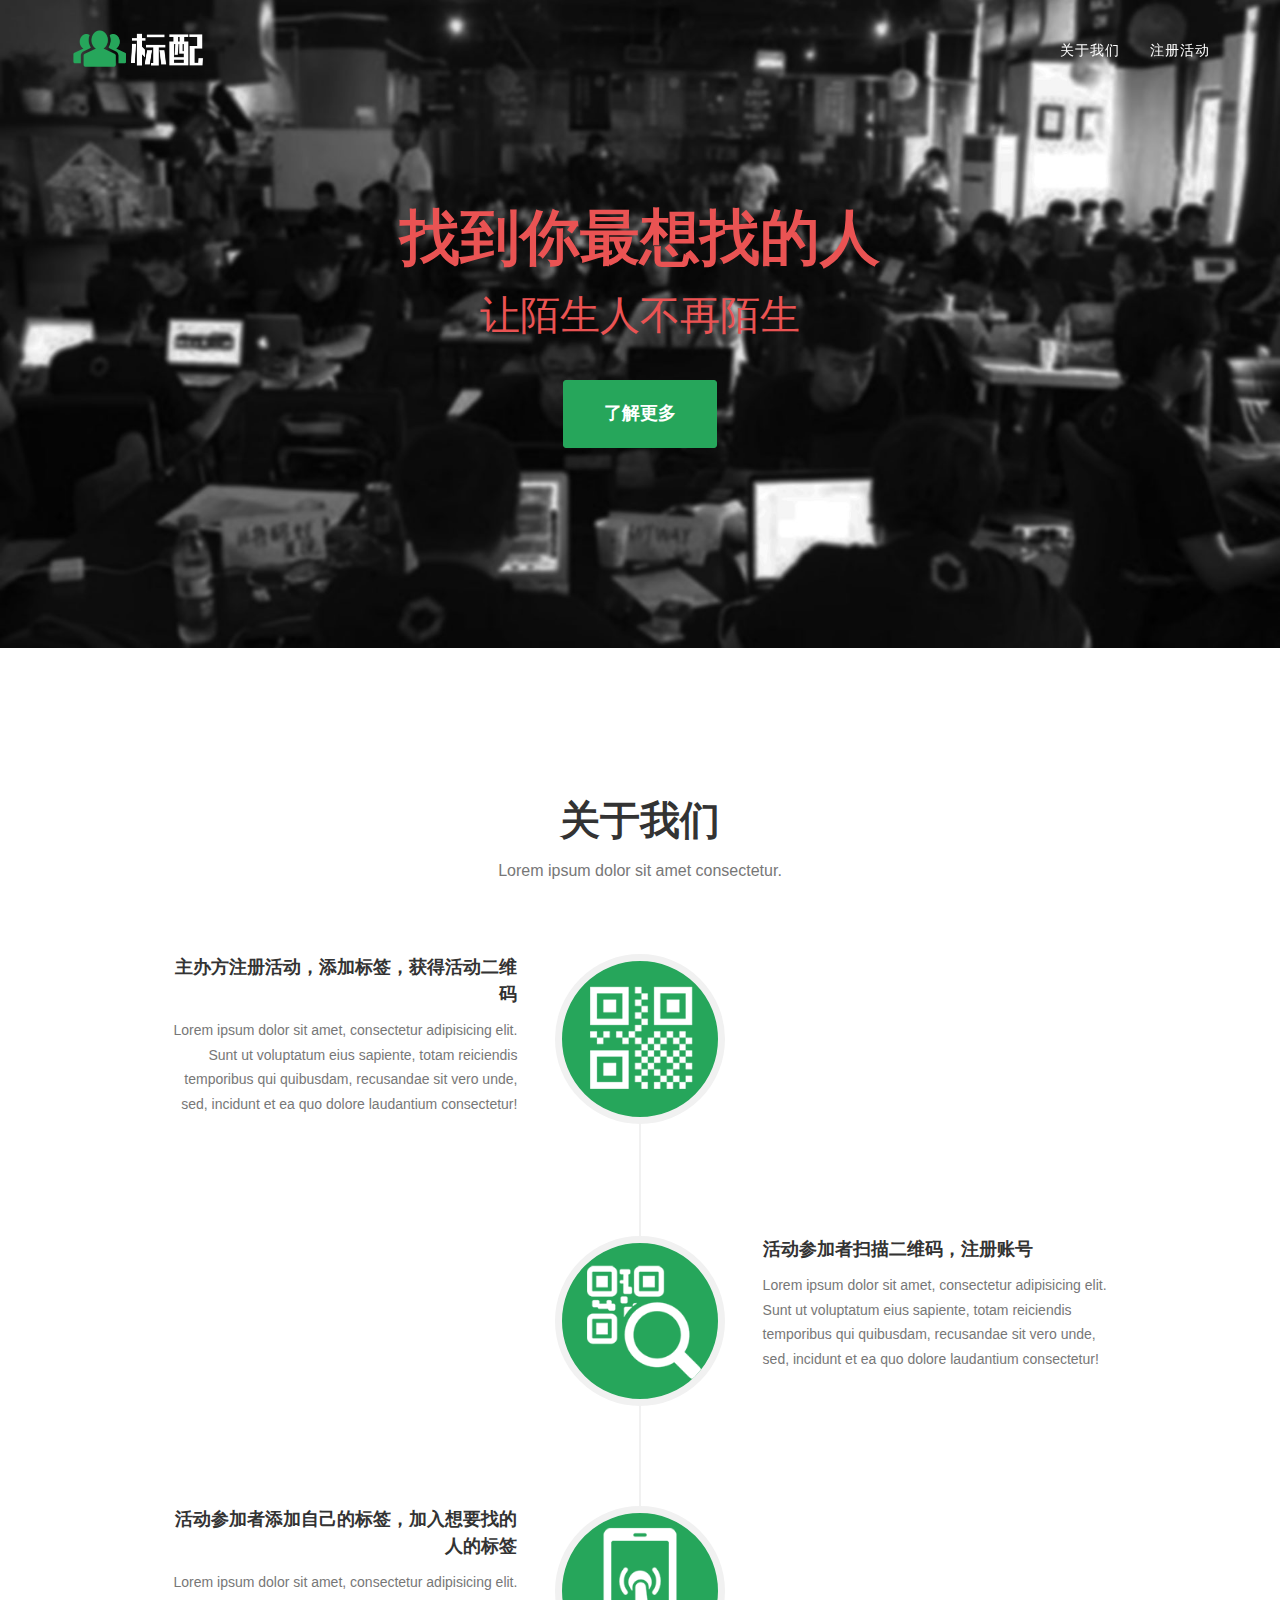
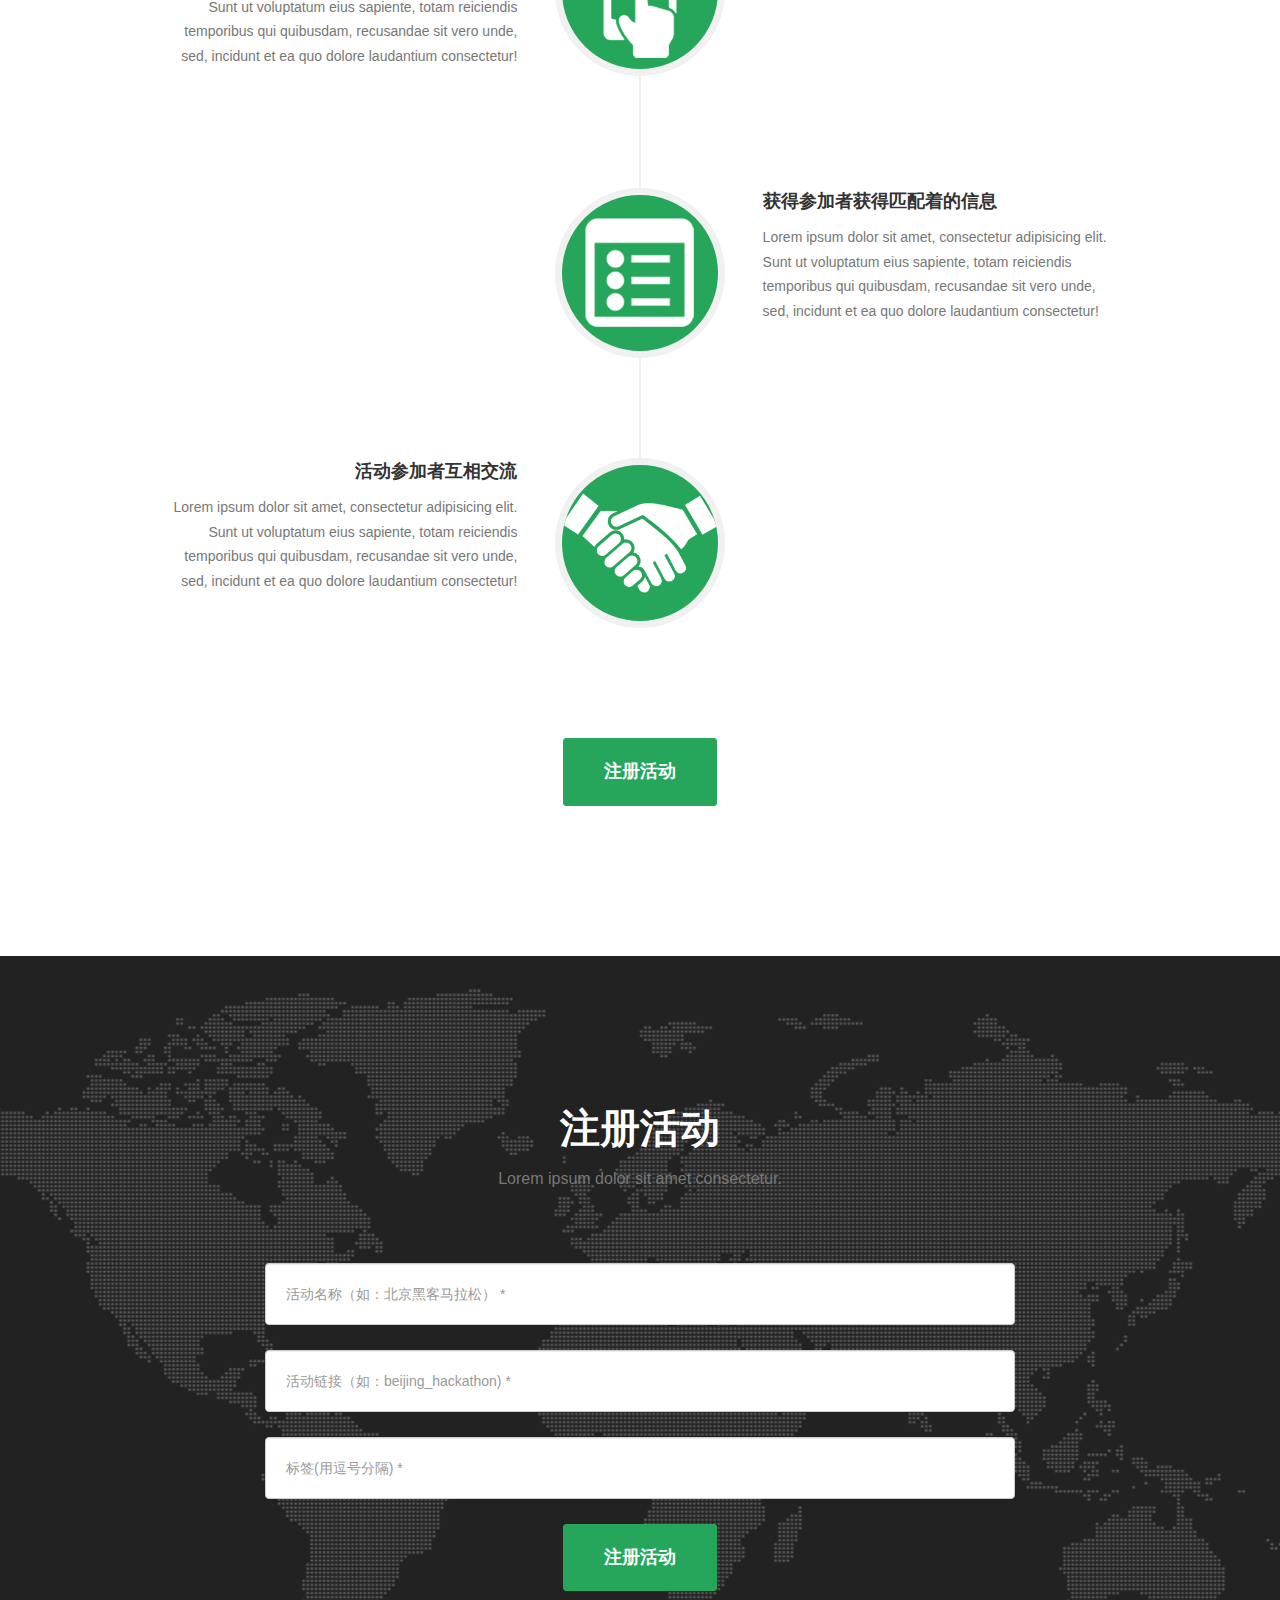
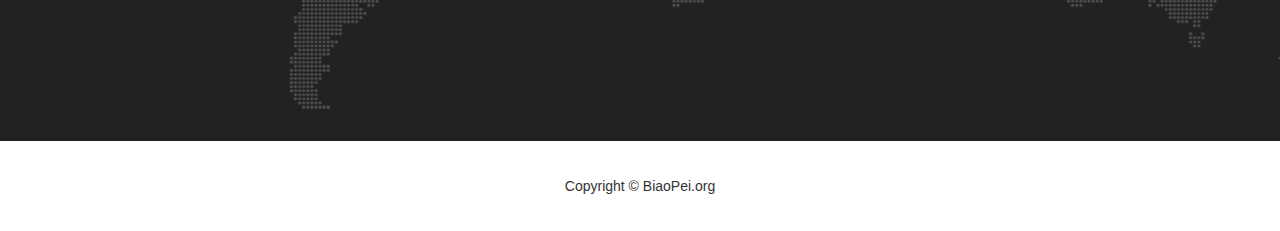
<file: index.html>
<!DOCTYPE html>
<html lang="en">

<head>

    <meta charset="utf-8">
    <meta http-equiv="X-UA-Compatible" content="IE=edge">
    <meta name="viewport" content="width=device-width, initial-scale=1">
    <meta name="description" content="">
    <meta name="author" content="">

    <title>标配</title>

    <!-- Bootstrap Core CSS -->
    <link href="css/bootstrap.min.css" rel="stylesheet">

    <!-- Custom CSS -->
    <link href="css/agency.css" rel="stylesheet">

    <!-- HTML5 Shim and Respond.js IE8 support of HTML5 elements and media queries -->
    <!-- WARNING: Respond.js doesn't work if you view the page via file:// -->
    <!--[if lt IE 9]>
        <script src="https://oss.maxcdn.com/libs/html5shiv/3.7.0/html5shiv.js"></script>
        <script src="https://oss.maxcdn.com/libs/respond.js/1.4.2/respond.min.js"></script>
    <![endif]-->

</head>

<body id="page-top" class="index">

    <!-- Navigation -->
    <nav class="navbar navbar-default navbar-fixed-top">
        <div class="container">
            <!-- Brand and toggle get grouped for better mobile display -->
            <div class="navbar-header page-scroll">
                <button type="button" class="navbar-toggle" data-toggle="collapse" data-target="#bs-example-navbar-collapse-1">
                    <span class="sr-only">Toggle navigation</span>
                    <span class="icon-bar"></span>
                    <span class="icon-bar"></span>
                    <span class="icon-bar"></span>
                </button>
                <a class="navbar-brand page-scroll" href="#page-top"><img class="header-logo" src="img/logo-white.png" /></a>
            </div>

            <!-- Collect the nav links, forms, and other content for toggling -->
            <div class="collapse navbar-collapse" id="bs-example-navbar-collapse-1">
                <ul class="nav navbar-nav navbar-right">
                    <li class="hidden">
                        <a href="#page-top"></a>
                    </li>
                    <li>
                        <a class="page-scroll" href="#about">关于我们</a>
                    </li>
                    <li>
                        <a class="page-scroll" href="#contact">注册活动</a>
                    </li>
                </ul>
            </div>
            <!-- /.navbar-collapse -->
        </div>
        <!-- /.container-fluid -->
    </nav>

    <!-- Header -->
    <header>
        <div class="container">
            <div class="intro-text">
<!--                 <div class="text-center"; style="margin-bottom: 20px">
                    <img src="img/logo-white.png"/>
                </div> -->
                <div class="intro-heading">找到你最想找的人</div>
                <div class="intro-lead-in">让陌生人不再陌生</div>                
                <a href="#about" class="page-scroll btn btn-xl">了解更多</a>

            </div>
        </div>
    </header>

    <!-- About Section -->
    <section id="about">
        <div class="container">
            <div class="row">
                <div class="col-lg-12 text-center">
                    <h2 class="section-heading">关于我们</h2>
                    <h3 class="section-subheading text-muted">Lorem ipsum dolor sit amet consectetur.</h3>
                </div>
            </div>
            <div class="row">
                <div class="col-lg-12">
                    <ul class="timeline">
                        <li>
                            <div class="timeline-image">
                                <img class="img-circle img-responsive" src="img/about/qr_code.png" alt="">
                            </div>
                            <div class="timeline-panel">
                                <div class="timeline-heading">
                                    <h4>主办方注册活动，添加标签，获得活动二维码</h4>
                                </div>
                                <div class="timeline-body">
                                    <p class="text-muted">Lorem ipsum dolor sit amet, consectetur adipisicing elit. Sunt ut voluptatum eius sapiente, totam reiciendis temporibus qui quibusdam, recusandae sit vero unde, sed, incidunt et ea quo dolore laudantium consectetur!</p>
                                </div>
                            </div>
                        </li>
                        <li class="timeline-inverted">
                            <div class="timeline-image">
                                <img class="img-circle img-responsive" src="img/about/scan_qr_code_white.png" alt="">
                            </div>
                            <div class="timeline-panel">
                                <div class="timeline-heading">
                                    <h4>活动参加者扫描二维码，注册账号</h4>
                                </div>
                                <div class="timeline-body">
                                    <p class="text-muted">Lorem ipsum dolor sit amet, consectetur adipisicing elit. Sunt ut voluptatum eius sapiente, totam reiciendis temporibus qui quibusdam, recusandae sit vero unde, sed, incidunt et ea quo dolore laudantium consectetur!</p>
                                </div>
                            </div>
                        </li>
                        <li>
                            <div class="timeline-image">
                                <img class="img-circle img-responsive" src="img/about/phone.png" alt="">
                            </div>
                            <div class="timeline-panel">
                                <div class="timeline-heading">
                                    <h4>活动参加者添加自己的标签，加入想要找的人的标签</h4>
                                </div>
                                <div class="timeline-body">
                                    <p class="text-muted">Lorem ipsum dolor sit amet, consectetur adipisicing elit. Sunt ut voluptatum eius sapiente, totam reiciendis temporibus qui quibusdam, recusandae sit vero unde, sed, incidunt et ea quo dolore laudantium consectetur!</p>
                                </div>
                            </div>
                        </li>
                        <li class="timeline-inverted">
                            <div class="timeline-image">
                                <img class="img-circle img-responsive" src="img/about/list.png" alt="">
                            </div>
                            <div class="timeline-panel">
                                <div class="timeline-heading">
                                    <h4>获得参加者获得匹配着的信息</h4>
                                </div>
                                <div class="timeline-body">
                                    <p class="text-muted">Lorem ipsum dolor sit amet, consectetur adipisicing elit. Sunt ut voluptatum eius sapiente, totam reiciendis temporibus qui quibusdam, recusandae sit vero unde, sed, incidunt et ea quo dolore laudantium consectetur!</p>
                                </div>
                            </div>
                        </li>
                        <li class="timeline">
                            <div class="timeline-image">
                                <img class="img-circle img-responsive" src="img/about/meet.png" alt="">
                            </div>
                            <div class="timeline-panel">
                                <div class="timeline-heading">
                                    <h4>活动参加者互相交流</h4>
                                </div>
                                <div class="timeline-body">
                                    <p class="text-muted">Lorem ipsum dolor sit amet, consectetur adipisicing elit. Sunt ut voluptatum eius sapiente, totam reiciendis temporibus qui quibusdam, recusandae sit vero unde, sed, incidunt et ea quo dolore laudantium consectetur!</p>
                                </div>
                            </div>                            
                        </li>
                    </ul>
                </div>
            </div>
            <div class="row">
                <div class="col-lg-12 text-center" style="margin-top:100px">
                    <a href="#contact" class="page-scroll btn btn-xl">注册活动</a>
                </div>
            </div>            
        </div>
    </section>

 
    <!-- Contact Section -->
    <section id="contact">
        <div class="container">
            <div class="row">
                <div class="col-lg-12 text-center">
                    <h2 class="section-heading">注册活动</h2>
                    <h3 class="section-subheading text-muted">Lorem ipsum dolor sit amet consectetur.</h3>
                </div>
            </div>
            <div class="row">
                <div class="col-lg-12">
                    <form name="sentMessage" id="contactForm" novalidate>
                        <div class="row">
                            <div class="col-md-8 col-md-offset-2">
                                <div class="form-group">
                                    <input type="text" class="form-control" placeholder="活动名称（如：北京黑客马拉松） *" id="name" required data-validation-required-message="请输入活动名称">
                                    <p class="help-block text-danger"></p>
                                </div>
                                <div class="form-group">
                                    <input type="email" class="form-control" placeholder="活动链接（如：beijing_hackathon) *" id="link" required data-validation-required-message="请输入活动链接">
                                    <p class="help-block text-danger"></p>
                                </div>
                                <div class="form-group">
                                    <input type="tel" class="form-control" placeholder="标签(用逗号分隔) *" id="tags" required data-validation-required-message="请输入活动的标签(用逗号分隔)">
                                    <p class="help-block text-danger"></p>
                                </div>
                            </div>
                            <div class="clearfix"></div>
                            <div class="col-lg-12 text-center">
                                <div id="success"></div>
                                <a href="event_registration_success.html" class="btn btn-xl">注册活动</a>
                            </div>
                        </div>
                    </form>
                </div>
            </div>
        </div>
    </section>

    <footer>
        <div class="container">
            <div class="row">
                <div class="col-md-8 col-md-offset-2">
                    <span class="copyright">Copyright &copy; BiaoPei.org</span>
                </div>
            </div>
        </div>
    </footer>


    <!-- jQuery -->
    <script src="js/jquery.js"></script>

    <!-- Bootstrap Core JavaScript -->
    <script src="js/bootstrap.min.js"></script>

    <!-- Plugin JavaScript -->
    <script src="js/jquery.easing.min.js"></script>
    <script src="js/classie.js"></script>
    <script src="js/cbpAnimatedHeader.js"></script>

    <!-- Contact Form JavaScript -->
    <script src="js/jqBootstrapValidation.js"></script>
    <script src="js/contact_me.js"></script>

    <!-- Custom Theme JavaScript -->
    <script src="js/agency.js"></script>

</body>

</html>
</file>
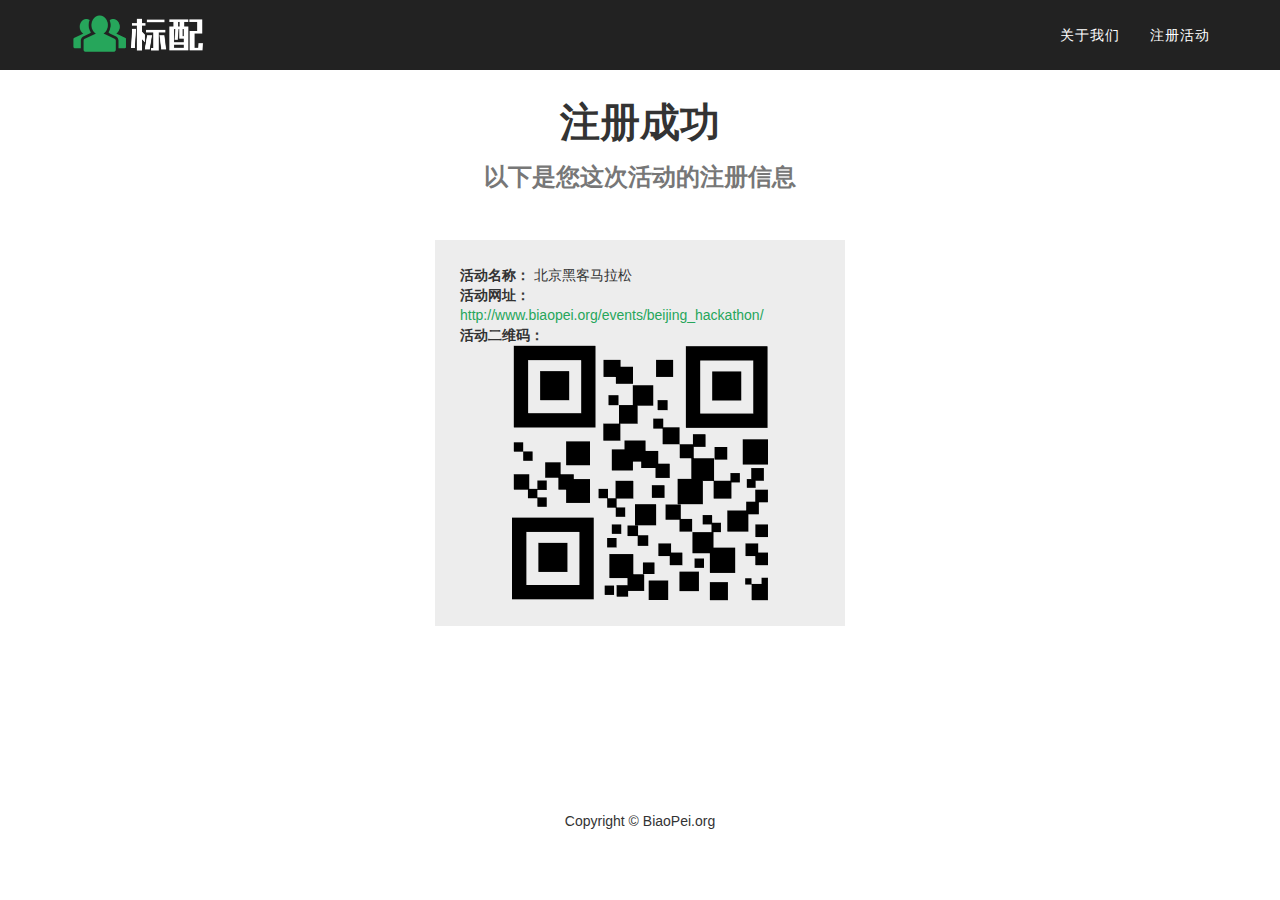
<file: event_registration_success.html>
<!DOCTYPE html>
<html lang="en">

<head>

    <meta charset="utf-8">
    <meta http-equiv="X-UA-Compatible" content="IE=edge">
    <meta name="viewport" content="width=device-width, initial-scale=1">
    <meta name="description" content="">
    <meta name="author" content="">

    <title>标配</title>

    <!-- Bootstrap Core CSS -->
    <link href="css/bootstrap.min.css" rel="stylesheet">

    <!-- Custom CSS -->
    <link href="css/agency.css" rel="stylesheet">

    <!-- HTML5 Shim and Respond.js IE8 support of HTML5 elements and media queries -->
    <!-- WARNING: Respond.js doesn't work if you view the page via file:// -->
    <!--[if lt IE 9]>
        <script src="https://oss.maxcdn.com/libs/html5shiv/3.7.0/html5shiv.js"></script>
        <script src="https://oss.maxcdn.com/libs/respond.js/1.4.2/respond.min.js"></script>
    <![endif]-->

</head>

<body id="page-top" class="index">

    <!-- Navigation -->
    <nav class="navbar navbar-default navbar-shrink navbar-fixed-top">
        <div class="container">
            <!-- Brand and toggle get grouped for better mobile display -->
            <div class="navbar-header">
                <button type="button" class="navbar-toggle" data-toggle="collapse" data-target="#bs-example-navbar-collapse-1">
                    <span class="sr-only">Toggle navigation</span>
                    <span class="icon-bar"></span>
                    <span class="icon-bar"></span>
                    <span class="icon-bar"></span>
                </button>
                <a class="navbar-brand page-scroll" href="/"><img class="header-logo" src="img/logo-white.png" /></a>
            </div>

            <!-- Collect the nav links, forms, and other content for toggling -->
            <div class="collapse navbar-collapse" id="bs-example-navbar-collapse-1">
                <ul class="nav navbar-nav navbar-right">
                    <li class="hidden">
                        <a href="#page-top"></a>
                    </li>
                    <li>
                        <a class="page-scroll" href="#about">关于我们</a>
                    </li>
                    <li>
                        <a class="page-scroll" href="#contact">注册活动</a>
                    </li>
                </ul>
            </div>
            <!-- /.navbar-collapse -->
        </div>
        <!-- /.container-fluid -->
    </nav>

    <section class="info_section">
        <div class="container">
            <div class="row">
                <div class="col-md-8 col-md-offset-2 text-center">
                    <h2 class="section-heading">注册成功</h2>
                    <h3 class="text-muted">以下是您这次活动的注册信息</h3>
                    <div class="registration_summary">
                        <div><strong>活动名称：</strong> 北京黑客马拉松</div>
                        <div><strong>活动网址：</strong> <a href="#" target="_blank">http://www.biaopei.org/events/beijing_hackathon/</a></div>
                        <div><strong>活动二维码：</strong></div>
                    <div class="text-center">
                        <img src="img/sample_qr_code.png" />
                    </div>
                    </div>
                </div>
            </div>
        </div>
    </section>


    <footer>
        <div class="container">
            <div class="row">
                <div class="col-md-8 col-md-offset-2">
                    <span class="copyright">Copyright &copy; BiaoPei.org</span>
                </div>
            </div>
        </div>
    </footer>


    <!-- jQuery -->
    <script src="js/jquery.js"></script>

    <!-- Bootstrap Core JavaScript -->
    <script src="js/bootstrap.min.js"></script>

    <!-- Plugin JavaScript -->
    <script src="js/jquery.easing.min.js"></script>
    <script src="js/classie.js"></script>

    <!-- Custom Theme JavaScript -->


</body>

</html>
</file>
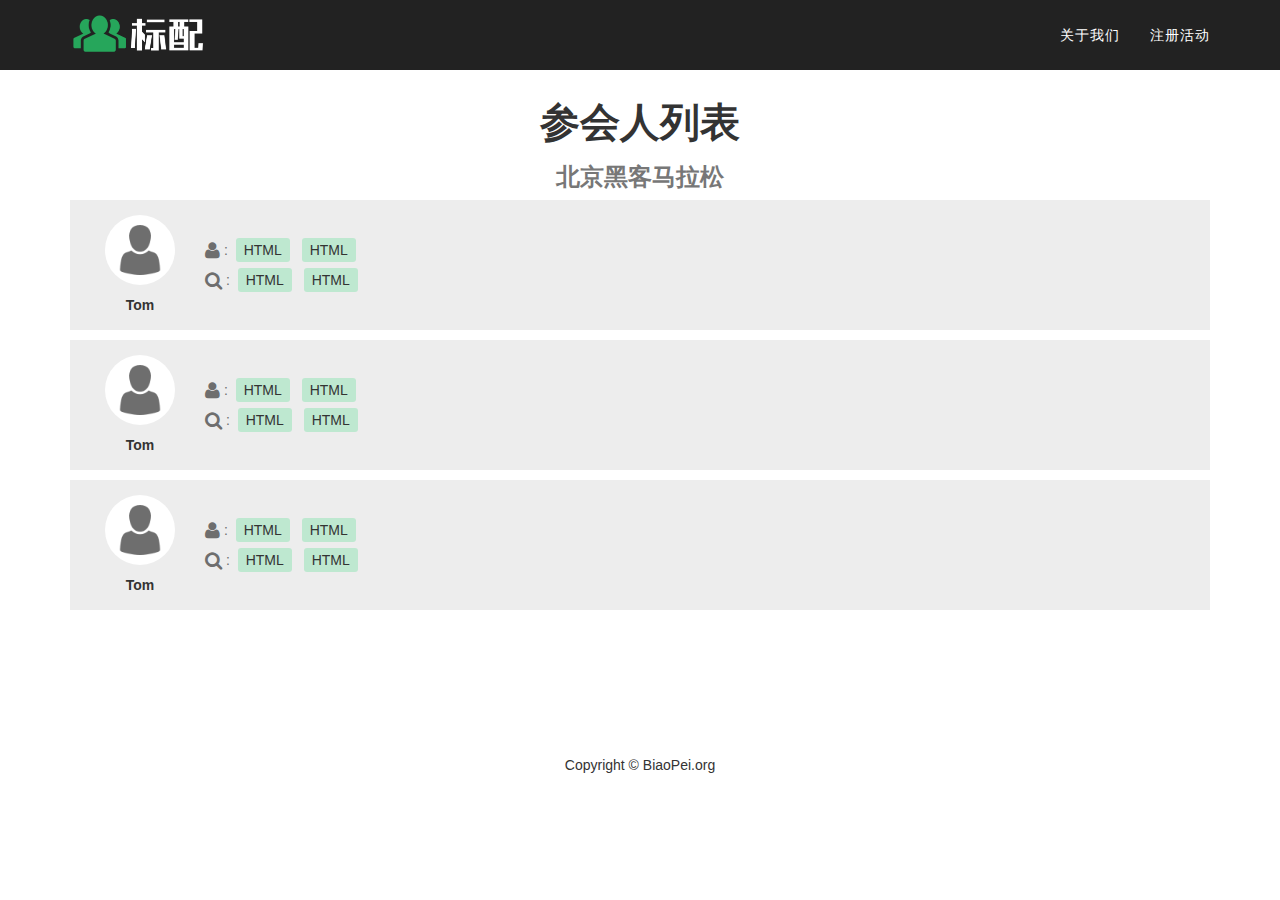
<file: user_list.html>
<!DOCTYPE html>
<html lang="en">

<head>

    <meta charset="utf-8">
    <meta http-equiv="X-UA-Compatible" content="IE=edge">
    <meta name="viewport" content="width=device-width, initial-scale=1">
    <meta name="description" content="">
    <meta name="author" content="">

    <title>标配</title>

    <!-- Bootstrap Core CSS -->
    <link href="css/bootstrap.min.css" rel="stylesheet">
    <link href="font-awesome/css/font-awesome.min.css" rel="stylesheet">

    <!-- Custom CSS -->
    <link href="css/agency.css" rel="stylesheet">

    <!-- HTML5 Shim and Respond.js IE8 support of HTML5 elements and media queries -->
    <!-- WARNING: Respond.js doesn't work if you view the page via file:// -->
    <!--[if lt IE 9]>
        <script src="https://oss.maxcdn.com/libs/html5shiv/3.7.0/html5shiv.js"></script>
        <script src="https://oss.maxcdn.com/libs/respond.js/1.4.2/respond.min.js"></script>
    <![endif]-->

</head>

<body id="page-top" class="index">

    <!-- Navigation -->
    <nav class="navbar navbar-default navbar-shrink navbar-fixed-top">
        <div class="container">
            <!-- Brand and toggle get grouped for better mobile display -->
            <div class="navbar-header">
                <button type="button" class="navbar-toggle" data-toggle="collapse" data-target="#bs-example-navbar-collapse-1">
                    <span class="sr-only">Toggle navigation</span>
                    <span class="icon-bar"></span>
                    <span class="icon-bar"></span>
                    <span class="icon-bar"></span>
                </button>
                <a class="navbar-brand page-scroll" href="/"><img class="header-logo" src="img/logo-white.png" /></a>
            </div>

            <!-- Collect the nav links, forms, and other content for toggling -->
            <div class="collapse navbar-collapse" id="bs-example-navbar-collapse-1">
                <ul class="nav navbar-nav navbar-right">
                    <li class="hidden">
                        <a href="#page-top"></a>
                    </li>
                    <li>
                        <a class="page-scroll" href="#about">关于我们</a>
                    </li>
                    <li>
                        <a class="page-scroll" href="#contact">注册活动</a>
                    </li>
                </ul>
            </div>
            <!-- /.navbar-collapse -->
        </div>
        <!-- /.container-fluid -->
    </nav>

    <section class="info_section">
        <div class="container">

          <h2 class="section-heading text-center">参会人列表</h2>
          <h3 class="text-muted text-center">北京黑客马拉松</h3>

          <div class="user-info">
             <table>
              <tr>
                <td>
                  <div class="user-wrapper">
                    <img src="img/user.png">
                  </div>
                  <div class="user-name">Tom</div>
                </td>
                <td class="user-info-wrapper">
                  
                  <div>
                    <span class="user-info-icon"><i class="fa fa-user fa-lg"></i> :</span>
                    <span class="user-tag">HTML</span>
                    <span class="user-tag">HTML</span>
                  </div>
                  <div>
                    <span class="user-info-icon"><i class="fa fa-search fa-lg"></i> :</span>
                    <span class="user-tag">HTML</span>
                    <span class="user-tag">HTML</span>
                  </div>                
                </td>
              </tr>
            </table>
          </div>

          <div class="user-info">
             <table>
              <tr>
                <td>
                  <div class="user-wrapper">
                    <img src="img/user.png">
                  </div>
                  <div class="user-name">Tom</div>
                </td>
                <td class="user-info-wrapper">
                  
                  <div>
                    <span class="user-info-icon"><i class="fa fa-user fa-lg"></i> :</span>
                    <span class="user-tag">HTML</span>
                    <span class="user-tag">HTML</span>
                  </div>
                  <div>
                    <span class="user-info-icon"><i class="fa fa-search fa-lg"></i> :</span>
                    <span class="user-tag">HTML</span>
                    <span class="user-tag">HTML</span>
                  </div>                
                </td>
              </tr>
            </table>
          </div>


          <div class="user-info">
             <table>
              <tr>
                <td>
                  <div class="user-wrapper">
                    <img src="img/user.png">
                  </div>
                  <div class="user-name">Tom</div>
                </td>
                <td class="user-info-wrapper">
                  
                  <div>
                    <span class="user-info-icon"><i class="fa fa-user fa-lg"></i> :</span>
                    <span class="user-tag">HTML</span>
                    <span class="user-tag">HTML</span>
                  </div>
                  <div>
                    <span class="user-info-icon"><i class="fa fa-search fa-lg"></i> :</span>
                    <span class="user-tag">HTML</span>
                    <span class="user-tag">HTML</span>
                  </div>                
                </td>
              </tr>
            </table>
          </div>


        </div>
    </section>


    <footer>
        <div class="container">
            <div class="row">
                <div class="col-md-8 col-md-offset-2">
                    <span class="copyright">Copyright &copy; BiaoPei.org</span>
                </div>
            </div>
        </div>
    </footer>


    <!-- jQuery -->
    <script src="js/jquery.js"></script>

    <!-- Bootstrap Core JavaScript -->
    <script src="js/bootstrap.min.js"></script>

    <!-- Plugin JavaScript -->
    <script src="js/jquery.easing.min.js"></script>
    <script src="js/classie.js"></script>

    <!-- Custom Theme JavaScript -->


</body>

</html>
</file>
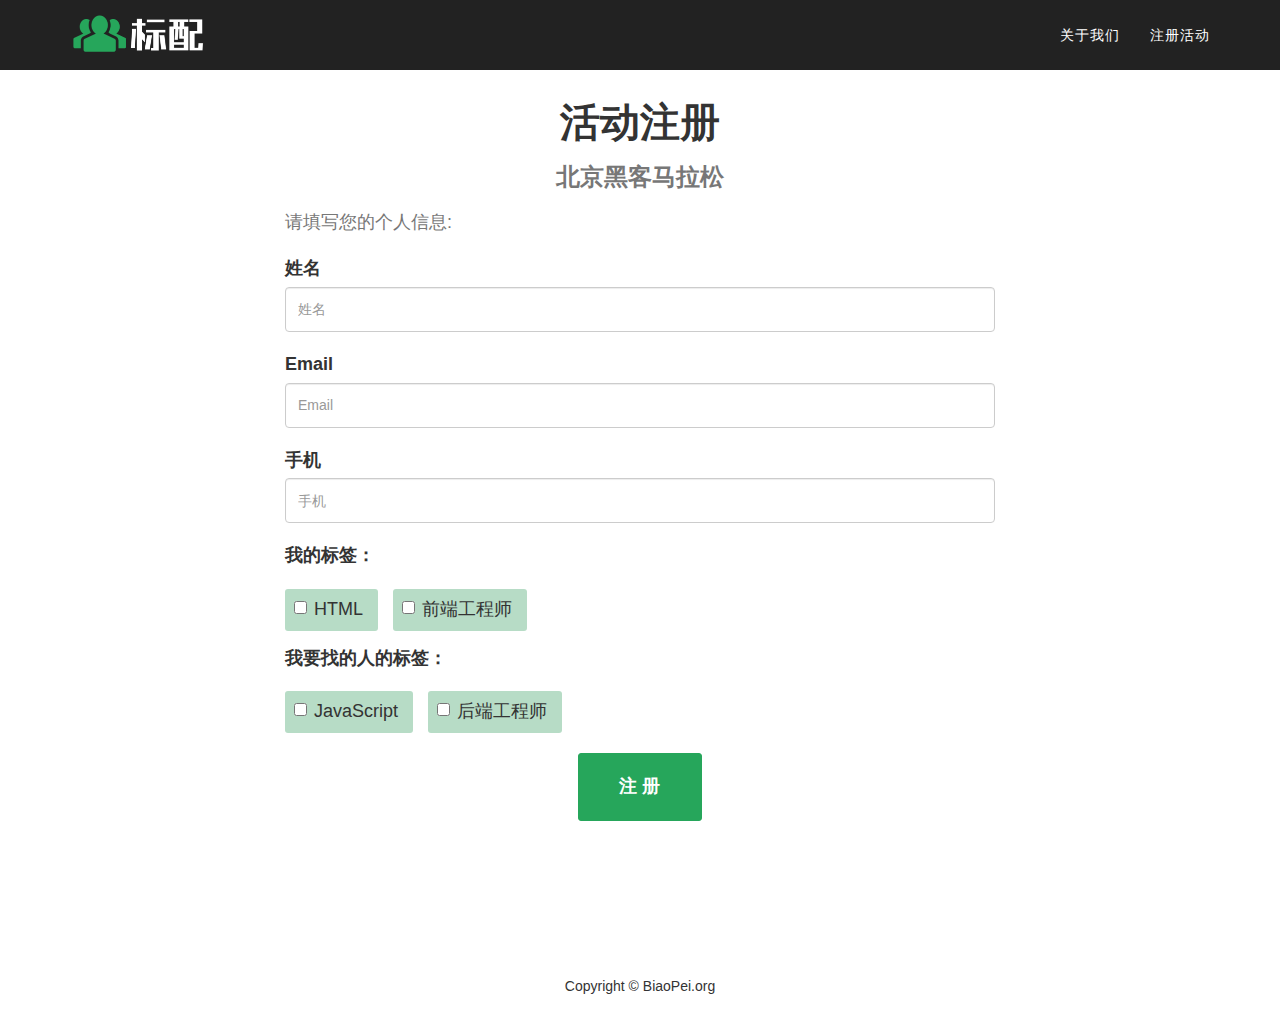
<file: user_registration.html>
<!DOCTYPE html>
<html lang="en">

<head>

    <meta charset="utf-8">
    <meta http-equiv="X-UA-Compatible" content="IE=edge">
    <meta name="viewport" content="width=device-width, initial-scale=1">
    <meta name="description" content="">
    <meta name="author" content="">

    <title>标配</title>

    <!-- Bootstrap Core CSS -->
    <link href="css/bootstrap.min.css" rel="stylesheet">

    <!-- Custom CSS -->
    <link href="css/agency.css" rel="stylesheet">

    <!-- HTML5 Shim and Respond.js IE8 support of HTML5 elements and media queries -->
    <!-- WARNING: Respond.js doesn't work if you view the page via file:// -->
    <!--[if lt IE 9]>
        <script src="https://oss.maxcdn.com/libs/html5shiv/3.7.0/html5shiv.js"></script>
        <script src="https://oss.maxcdn.com/libs/respond.js/1.4.2/respond.min.js"></script>
    <![endif]-->

</head>

<body id="page-top" class="index">

    <!-- Navigation -->
    <nav class="navbar navbar-default navbar-shrink navbar-fixed-top">
        <div class="container">
            <!-- Brand and toggle get grouped for better mobile display -->
            <div class="navbar-header">
                <button type="button" class="navbar-toggle" data-toggle="collapse" data-target="#bs-example-navbar-collapse-1">
                    <span class="sr-only">Toggle navigation</span>
                    <span class="icon-bar"></span>
                    <span class="icon-bar"></span>
                    <span class="icon-bar"></span>
                </button>
                <a class="navbar-brand page-scroll" href="/"><img class="header-logo" src="img/logo-white.png" /></a>
            </div>

            <!-- Collect the nav links, forms, and other content for toggling -->
            <div class="collapse navbar-collapse" id="bs-example-navbar-collapse-1">
                <ul class="nav navbar-nav navbar-right">
                    <li class="hidden">
                        <a href="#page-top"></a>
                    </li>
                    <li>
                        <a class="page-scroll" href="#about">关于我们</a>
                    </li>
                    <li>
                        <a class="page-scroll" href="#contact">注册活动</a>
                    </li>
                </ul>
            </div>
            <!-- /.navbar-collapse -->
        </div>
        <!-- /.container-fluid -->
    </nav>

    <section class="info_section">
        <div class="container">
            <div class="row">
                <div class="col-md-8 col-md-offset-2">
                    <h2 class="section-heading text-center">活动注册</h2>
                    <h3 class="text-muted text-center">北京黑客马拉松</h3>
                <div class="form-div">
                    <div class="text-muted">请填写您的个人信息:</div>

                      <form>

                        <div class="form-group">
                          <label for="name">姓名</label>
                          <input type="name" name="name" class="input-text form-control" placeholder="姓名">
                        </div>

                        <div class="form-group">
                          <label for="exampleInputEmail1">Email</label>
                          <input type="email" name="email" class="input-text form-control" placeholder="Email">
                        </div>

                        <div class="form-group">
                          <label for="exampleInputPassword1">手机</label>
                          <input type="text" name="phone" class="input-text form-control" placeholder="手机">
                        </div>

                        <div class="checkbox">
                          <div class="tag-label-txt"><strong>我的标签：</strong></div>
                          <label class="tag-checkbox">
                            <input type="checkbox" class="input-checkbox">HTML
                          </label>
                          <label class="tag-checkbox">
                            <input type="checkbox" class="input-checkbox">前端工程师
                          </label>                          
                        </div>

                        <div class="checkbox">
                          <div class="tag-label-txt"><strong>我要找的人的标签：</strong></div>
                          <label class="tag-checkbox">
                            <input type="checkbox" class="input-checkbox">JavaScript
                          </label>
                          <label class="tag-checkbox">
                            <input type="checkbox" class="input-checkbox">后端工程师
                          </label>                          
                        </div>

                        <div class="text-center">
                          <button type="submit" class="btn btn-xl">注 册</button>
                        </div>

                      </form>

                    </div>
                </div>
            </div>
        </div>
    </section>


    <footer>
        <div class="container">
            <div class="row">
                <div class="col-md-8 col-md-offset-2">
                    <span class="copyright">Copyright &copy; BiaoPei.org</span>
                </div>
            </div>
        </div>
    </footer>


    <!-- jQuery -->
    <script src="js/jquery.js"></script>

    <!-- Bootstrap Core JavaScript -->
    <script src="js/bootstrap.min.js"></script>

    <!-- Plugin JavaScript -->
    <script src="js/jquery.easing.min.js"></script>
    <script src="js/classie.js"></script>

    <!-- Custom Theme JavaScript -->


</body>

</html>
</file>
<file: css/agency.css>
/*!
 * Start Bootstrap - Agency Bootstrap Theme (http://startbootstrap.com)
 * Code licensed under the Apache License v2.0.
 * For details, see http://www.apache.org/licenses/LICENSE-2.0.
 */

body {
    overflow-x: hidden;
    font-family: "Arial","Heiti SC","Microsoft Yahei",simsun,sans-serif;
}

.text-muted {
    color: #777;
}

.text-primary {
    color: #26A65B;
}

p {
    font-size: 14px;
    line-height: 1.75;
}

p.large {
    font-size: 16px;
}

a,
a:hover,
a:focus,
a:active,
a.active {
    outline: 0;
}

a {
    color: #26A65B;
}

a:hover,
a:focus,
a:active,
a.active {
    color: #fec503;
}

h1,
h2,
h3,
h4,
h5,
h6 {
    text-transform: uppercase;
    font-family: inherit;
    font-weight: 700;
}

.img-centered {
    margin: 0 auto;
}

.bg-light-gray {
    background-color: #f7f7f7;
}

.bg-darkest-gray {
    background-color: #222;
}

.btn-primary {
    border-color: #26A65B;
    text-transform: uppercase;
    font-family: inherit;
    font-weight: 700;
    color: #fff;
    background-color: #26A65B;
}

.btn-primary:hover,
.btn-primary:focus,
.btn-primary:active,
.btn-primary.active,
.open .dropdown-toggle.btn-primary {
    border-color: #f6bf01;
    color: #fff;
    background-color: #fec503;
}

.btn-primary:active,
.btn-primary.active,
.open .dropdown-toggle.btn-primary {
    background-image: none;
}

.btn-primary.disabled,
.btn-primary[disabled],
fieldset[disabled] .btn-primary,
.btn-primary.disabled:hover,
.btn-primary[disabled]:hover,
fieldset[disabled] .btn-primary:hover,
.btn-primary.disabled:focus,
.btn-primary[disabled]:focus,
fieldset[disabled] .btn-primary:focus,
.btn-primary.disabled:active,
.btn-primary[disabled]:active,
fieldset[disabled] .btn-primary:active,
.btn-primary.disabled.active,
.btn-primary[disabled].active,
fieldset[disabled] .btn-primary.active {
    border-color: #26A65B;
    background-color: #26A65B;
}

.btn-primary .badge {
    color: #26A65B;
    background-color: #fff;
}

.btn-xl {
    padding: 20px 40px;
    border-color: #26A65B;
    border-radius: 3px;
    text-transform: uppercase;
    font-family: inherit;
    font-size: 18px;
    font-weight: 700;
    color: #fff;
    background-color: #26A65B;
}

.btn-xl:hover,
.btn-xl:focus,
.btn-xl:active,
.btn-xl.active,
.open .dropdown-toggle.btn-xl {
    border-color: #f6bf01;
    color: #fff;
    background-color: #fec503;
}

.btn-xl:active,
.btn-xl.active,
.open .dropdown-toggle.btn-xl {
    background-image: none;
}

.btn-xl.disabled,
.btn-xl[disabled],
fieldset[disabled] .btn-xl,
.btn-xl.disabled:hover,
.btn-xl[disabled]:hover,
fieldset[disabled] .btn-xl:hover,
.btn-xl.disabled:focus,
.btn-xl[disabled]:focus,
fieldset[disabled] .btn-xl:focus,
.btn-xl.disabled:active,
.btn-xl[disabled]:active,
fieldset[disabled] .btn-xl:active,
.btn-xl.disabled.active,
.btn-xl[disabled].active,
fieldset[disabled] .btn-xl.active {
    border-color: #26A65B;
    background-color: #26A65B;
}

.btn-xl .badge {
    color: #26A65B;
    background-color: #fff;
}

.navbar-default {
    border-color: transparent;
    background-color: #222;
}

.navbar-default .navbar-brand {
    font-family: inherit;
    color: #26A65B;
}

.navbar-default .navbar-brand:hover,
.navbar-default .navbar-brand:focus,
.navbar-default .navbar-brand:active,
.navbar-default .navbar-brand.active {
    color: #fec503;
}

.navbar-default .navbar-collapse {
    border-color: rgba(255,255,255,.02);
}

.navbar-default .navbar-toggle {
    border-color: #26A65B;
    background-color: #26A65B;
}

.navbar-default .navbar-toggle .icon-bar {
    background-color: #fff;
}

.navbar-default .navbar-toggle:hover,
.navbar-default .navbar-toggle:focus {
    background-color: #26A65B;
}

.navbar-default .nav li a {
    text-transform: uppercase;
    /*font-family: Montserrat,"Helvetica Neue",Helvetica,Arial,sans-serif;*/
    font-weight: 400;
    letter-spacing: 1px;
    color: #fff;
}

.navbar-default .nav li a:hover,
.navbar-default .nav li a:focus {
    outline: 0;
    color: #26A65B;
}

.navbar-default .navbar-nav>.active>a {
    border-radius: 0;
    color: #fff;
    background-color: #26A65B;
}

.navbar-default .navbar-nav>.active>a:hover,
.navbar-default .navbar-nav>.active>a:focus {
    color: #fff;
    background-color: #fec503;
}

img.header-logo {
    max-height: 40px; width: auto; margin-top: -11px
}

@media(min-width:768px) {
    .navbar-default {
        padding: 25px 0;
        border: 0;
        background-color: transparent;
        -webkit-transition: padding .3s;
        -moz-transition: padding .3s;
        transition: padding .3s;
    }

    .navbar-default .navbar-brand {
        font-size: 2em;
        -webkit-transition: all .3s;
        -moz-transition: all .3s;
        transition: all .3s;
    }

    .navbar-default .navbar-nav>.active>a {
        border-radius: 3px;
    }

    .navbar-default.navbar-shrink {
        padding: 10px 0;
        background-color: #222;
    }

    .navbar-default.navbar-shrink .navbar-brand {
        font-size: 1.5em;
    }
}

header {
    text-align: center;
    color: #EA5353;
    background-attachment: scroll;
    background-image: url(../img/header-bg.jpg);
    background-position: center center;
    background-repeat: none;
    -webkit-background-size: cover;
    -moz-background-size: cover;
    background-size: cover;
    -o-background-size: cover;
}

header .intro-text {
    padding-top: 100px;
    padding-bottom: 50px;
}

header .intro-text .intro-lead-in {
    margin-bottom: 25px;
    /*font-family: "Droid Serif","Helvetica Neue",Helvetica,Arial,sans-serif;*/
    font-size: 22px;
    font-style: italic;
    line-height: 22px;
}

header .intro-text .intro-heading {
    margin-bottom: 25px;
    text-transform: uppercase;
    /*font-fam*/ily: Montserrat,"Helvetica Neue",Helvetica,Arial,sans-serif;
    font-size: 50px;
    font-weight: 700;
    line-height: 50px;
}

@media(min-width:768px) {
    header .intro-text {
        padding-top: 200px;
        padding-bottom: 200px;
    }

    header .intro-text .intro-lead-in {
        margin-bottom: 45px;
        font-size: 40px;
        font-style: normal;
        line-height: 40px;
    }

    header .intro-text .intro-heading {
        margin-bottom: 20px;
        text-transform: uppercase;
        font-size: 60px;
        font-weight: 700;
        line-height: 75px;
    }
}

section {
    padding: 100px 0;
}

section.info_section {
    padding: 100px 0;
}

section h2.section-heading {
    margin-top: 0;
    margin-bottom: 15px;
    font-size: 40px;
}

section h3.section-subheading {
    margin-bottom: 75px;
    text-transform: none;
    font-size: 16px;
    /*font-style: italic;*/
    font-weight: 400;
}

.registration_summary {
    text-align: left;
    margin: 50px auto;
    max-width: 100%;
    width: 410px;
    background: #EDEDED;
    padding: 25px;    
}

.form-div {
    font-size: 18px;
}

.form-div div, .form-div p {
    margin: 20px;
}

.form-div input.input-text {
    height: 45px;
}

.form-div .tag-label-txt {
    margin-left: 0px;
    margin-top: 12px;
}

.form-div label.tag-checkbox {
    min-height: 20px;
    padding-left: 29px;
    padding-right: 15px;
    padding-top: 8px;
    padding-bottom: 8px;
    background-color: #B7DCC6;
    margin-right: 10px;
    border-radius: 3px;
}

.user-info {
    background-color: #EDEDED;
    padding: 15px;
    margin-bottom: 10px;
}

.user-wrapper {
    width: 70px;
    height: 70px;
    background-color: #FFF;
    padding: 10px;
    border-radius: 50%;
    text-align: center;
    margin-bottom: 10px;
    margin-left: 20px;
    margin-right: 20px;
}

.user-wrapper img {
    max-width: 100%;
    height: auto;
}

.user-info-wrapper div {
    margin: 10px;
}

.user-info-icon {
    color: #6E6E6E;
}
.user-name {
    font-weight: bold;
    /*font-size: 1.3em;*/
    text-align: center;
}

.user-tag {
    background-color: #BEE8D0;
    padding: 4px 8px;
    margin: 4px 4px;
    border-radius: 3px;
}

input[type=checkbox]:checked + label { 
    background-color: red;
}

@media(min-width:768px) {
    section {
        padding: 150px 0;
    }
}

.service-heading {
    margin: 15px 0;
    text-transform: none;
}

#portfolio .portfolio-item {
    right: 0;
    margin: 0 0 15px;
}

#portfolio .portfolio-item .portfolio-link {
    display: block;
    position: relative;
    margin: 0 auto;
    max-width: 400px;
}

#portfolio .portfolio-item .portfolio-link .portfolio-hover {
    position: absolute;
    width: 100%;
    height: 100%;
    opacity: 0;
    background: rgba(254,209,54,.9);
    -webkit-transition: all ease .5s;
    -moz-transition: all ease .5s;
    transition: all ease .5s;
}

#portfolio .portfolio-item .portfolio-link .portfolio-hover:hover {
    opacity: 1;
}

#portfolio .portfolio-item .portfolio-link .portfolio-hover .portfolio-hover-content {
    position: absolute;
    top: 50%;
    width: 100%;
    height: 20px;
    margin-top: -12px;
    text-align: center;
    font-size: 20px;
    color: #fff;
}

#portfolio .portfolio-item .portfolio-link .portfolio-hover .portfolio-hover-content i {
    margin-top: -12px;
}

#portfolio .portfolio-item .portfolio-link .portfolio-hover .portfolio-hover-content h3,
#portfolio .portfolio-item .portfolio-link .portfolio-hover .portfolio-hover-content h4 {
    margin: 0;
}

#portfolio .portfolio-item .portfolio-caption {
    margin: 0 auto;
    padding: 25px;
    max-width: 400px;
    text-align: center;
    background-color: #fff;
}

#portfolio .portfolio-item .portfolio-caption h4 {
    margin: 0;
    text-transform: none;
}

#portfolio .portfolio-item .portfolio-caption p {
    margin: 0;
    font-size: 16px;
    font-style: italic;
}

#portfolio * {
    z-index: 2;
}

@media(min-width:767px) {
    #portfolio .portfolio-item {
        margin: 0 0 30px;
    }
}

.timeline {
    position: relative;
    padding: 0;
    list-style: none;
}

.timeline:before {
    content: "";
    position: absolute;
    top: 0;
    bottom: 0;
    left: 40px;
    width: 2px;
    margin-left: -1.5px;
    background-color: #f1f1f1;
}

.timeline>li {
    position: relative;
    margin-bottom: 50px;
    min-height: 50px;
}

.timeline>li:before,
.timeline>li:after {
    content: " ";
    display: table;
}

.timeline>li:after {
    clear: both;
}

.timeline>li .timeline-panel {
    float: right;
    position: relative;
    width: 100%;
    padding: 0 20px 0 100px;
    text-align: left;
}

.timeline>li .timeline-panel:before {
    right: auto;
    left: -15px;
    border-right-width: 15px;
    border-left-width: 0;
}

.timeline>li .timeline-panel:after {
    right: auto;
    left: -14px;
    border-right-width: 14px;
    border-left-width: 0;
}

.timeline>li .timeline-image {
    z-index: 100;
    position: absolute;
    left: 0;
    width: 80px;
    height: 80px;
    margin-left: 0;
    border: 7px solid #f1f1f1;
    border-radius: 100%;
    text-align: center;
    color: #fff;
    background-color: #26A65B;
}

.timeline>li .timeline-image h4 {
    margin-top: 12px;
    font-size: 10px;
    line-height: 14px;
}

.timeline>li.timeline-inverted>.timeline-panel {
    float: right;
    padding: 0 20px 0 100px;
    text-align: left;
}

.timeline>li.timeline-inverted>.timeline-panel:before {
    right: auto;
    left: -15px;
    border-right-width: 15px;
    border-left-width: 0;
}

.timeline>li.timeline-inverted>.timeline-panel:after {
    right: auto;
    left: -14px;
    border-right-width: 14px;
    border-left-width: 0;
}

.timeline>li:last-child {
    margin-bottom: 0;
}

.timeline .timeline-heading h4 {
    margin-top: 0;
    color: inherit;
    line-height: 1.5em;
}

.timeline .timeline-heading h4.subheading {
    text-transform: none;
}

.timeline .timeline-body>p,
.timeline .timeline-body>ul {
    margin-bottom: 0;
}

@media(min-width:768px) {
    .timeline:before {
        left: 50%;
    }

    .timeline>li {
        margin-bottom: 100px;
        min-height: 100px;
    }

    .timeline>li .timeline-panel {
        float: left;
        width: 41%;
        padding: 0 20px 20px 30px;
        text-align: right;
    }

    .timeline>li .timeline-image {
        left: 50%;
        width: 100px;
        height: 100px;
        margin-left: -50px;
    }

    .timeline>li .timeline-image h4 {
        margin-top: 16px;
        font-size: 13px;
        line-height: 18px;
    }

    .timeline>li.timeline-inverted>.timeline-panel {
        float: right;
        padding: 0 30px 20px 20px;
        text-align: left;
    }
}

@media(min-width:992px) {
    .timeline>li {
        min-height: 150px;
    }

    .timeline>li .timeline-panel {
        padding: 0 20px 20px;
    }

    .timeline>li .timeline-image {
        width: 150px;
        height: 150px;
        margin-left: -75px;
    }

    .timeline>li .timeline-image h4 {
        margin-top: 30px;
        font-size: 18px;
        line-height: 26px;
    }

    .timeline>li.timeline-inverted>.timeline-panel {
        padding: 0 20px 20px;
    }
}

@media(min-width:1200px) {
    .timeline>li {
        min-height: 170px;
    }

    .timeline>li .timeline-panel {
        padding: 0 20px 20px 100px;
    }

    .timeline>li .timeline-image {
        width: 170px;
        height: 170px;
        margin-left: -85px;
    }

    .timeline>li .timeline-image h4 {
        margin-top: 40px;
    }

    .timeline>li.timeline-inverted>.timeline-panel {
        padding: 0 100px 20px 20px;
    }
}

.team-member {
    margin-bottom: 50px;
    text-align: center;
}

.team-member img {
    margin: 0 auto;
    border: 7px solid #fff;
}

.team-member h4 {
    margin-top: 25px;
    margin-bottom: 0;
    text-transform: none;
}

.team-member p {
    margin-top: 0;
}

aside.clients img {
    margin: 50px auto;
}

section#contact {
    background-color: #222;
    background-image: url(../img/map-image.png);
    background-position: center;
    background-repeat: no-repeat;
}

section#contact .section-heading {
    color: #fff;
}

section#contact .form-group {
    margin-bottom: 25px;
}

section#contact .form-group input,
section#contact .form-group textarea {
    padding: 20px;
}

section#contact .form-group input.form-control {
    height: auto;
}

section#contact .form-group textarea.form-control {
    height: 236px;
}

section#contact .form-control:focus {
    border-color: #26A65B;
    box-shadow: none;
}

section#contact::-webkit-input-placeholder {
    text-transform: uppercase;
    font-weight: 700;
    color: #bbb;
}

section#contact:-moz-placeholder {
    text-transform: uppercase;
    font-weight: 700;
    color: #bbb;
}

section#contact::-moz-placeholder {
    text-transform: uppercase;
    font-weight: 700;
    color: #bbb;
}

section#contact:-ms-input-placeholder {
    text-transform: uppercase;
    font-weight: 700;
    color: #bbb;
}

section#contact .text-danger {
    color: #e74c3c;
}

footer {
    padding: 25px 0;
    text-align: center;
}

footer span.copyright {
    text-transform: uppercase;
    text-transform: none;
    line-height: 40px;
}

footer ul.quicklinks {
    margin-bottom: 0;
    text-transform: uppercase;
    text-transform: none;
    line-height: 40px;
}

ul.social-buttons {
    margin-bottom: 0;
}

ul.social-buttons li a {
    display: block;
    width: 40px;
    height: 40px;
    border-radius: 100%;
    font-size: 20px;
    line-height: 40px;
    outline: 0;
    color: #fff;
    background-color: #222;
    -webkit-transition: all .3s;
    -moz-transition: all .3s;
    transition: all .3s;
}

ul.social-buttons li a:hover,
ul.social-buttons li a:focus,
ul.social-buttons li a:active {
    background-color: #26A65B;
}

.btn:focus,
.btn:active,
.btn.active,
.btn:active:focus {
    outline: 0;
}

.portfolio-modal .modal-content {
    padding: 100px 0;
    min-height: 100%;
    border: 0;
    border-radius: 0;
    text-align: center;
    background-clip: border-box;
    -webkit-box-shadow: none;
    box-shadow: none;
}

.portfolio-modal .modal-content h2 {
    margin-bottom: 15px;
    font-size: 3em;
}

.portfolio-modal .modal-content p {
    margin-bottom: 30px;
}

.portfolio-modal .modal-content p.item-intro {
    margin: 20px 0 30px;
    font-size: 16px;
    font-style: italic;
}

.portfolio-modal .modal-content ul.list-inline {
    margin-top: 0;
    margin-bottom: 30px;
}

.portfolio-modal .modal-content img {
    margin-bottom: 30px;
}

.portfolio-modal .close-modal {
    position: absolute;
    top: 25px;
    right: 25px;
    width: 75px;
    height: 75px;
    background-color: transparent;
    cursor: pointer;
}

.portfolio-modal .close-modal:hover {
    opacity: .3;
}

.portfolio-modal .close-modal .lr {
    z-index: 1051;
    width: 1px;
    height: 75px;
    margin-left: 35px;
    background-color: #222;
    -webkit-transform: rotate(45deg);
    -ms-transform: rotate(45deg);
    transform: rotate(45deg);
}

.portfolio-modal .close-modal .lr .rl {
    z-index: 1052;
    width: 1px;
    height: 75px;
    background-color: #222;
    -webkit-transform: rotate(90deg);
    -ms-transform: rotate(90deg);
    transform: rotate(90deg);
}

.portfolio-modal .modal-backdrop {
    display: none;
    opacity: 0;
}

::-moz-selection {
    text-shadow: none;
    background: #26A65B;
}

::selection {
    text-shadow: none;
    background: #26A65B;
}

img::selection {
    background: 0 0;
}

img::-moz-selection {
    background: 0 0;
}

body {
    webkit-tap-highlight-color: #26A65B;
}
</file>
